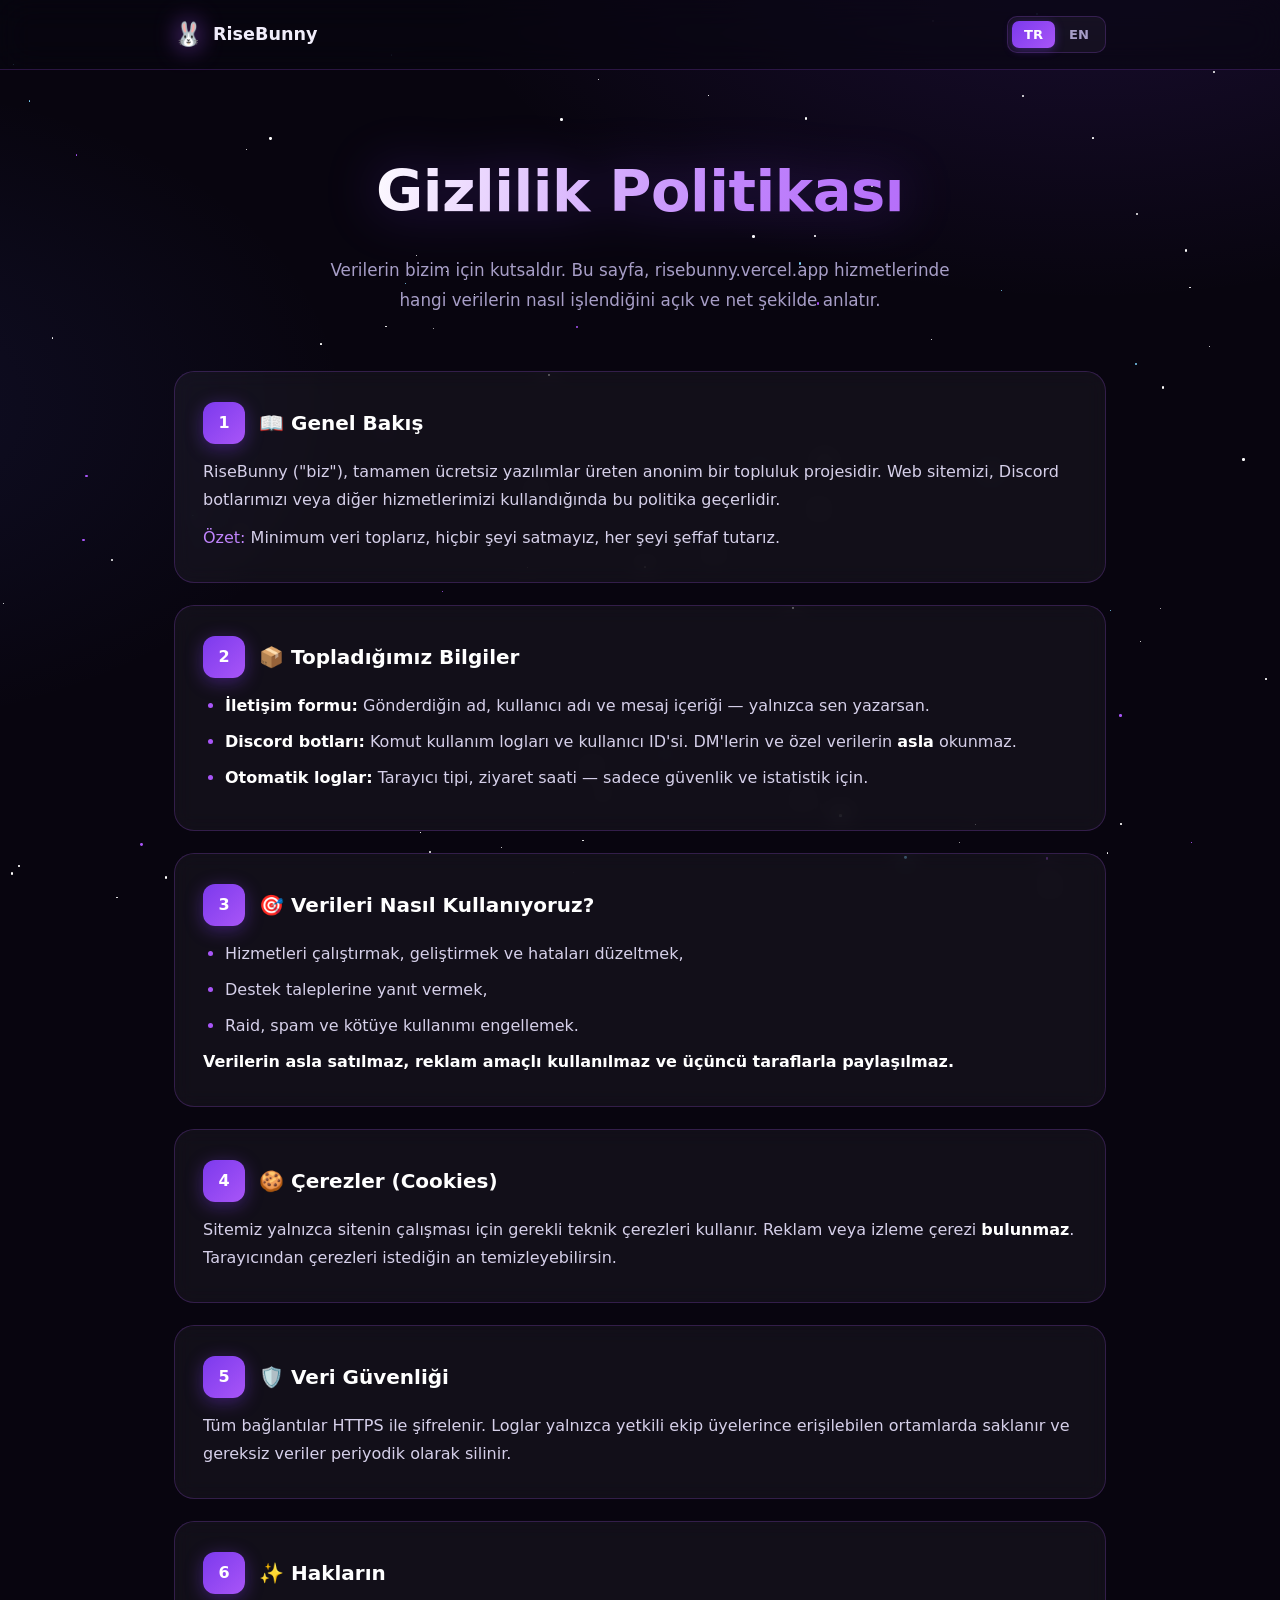
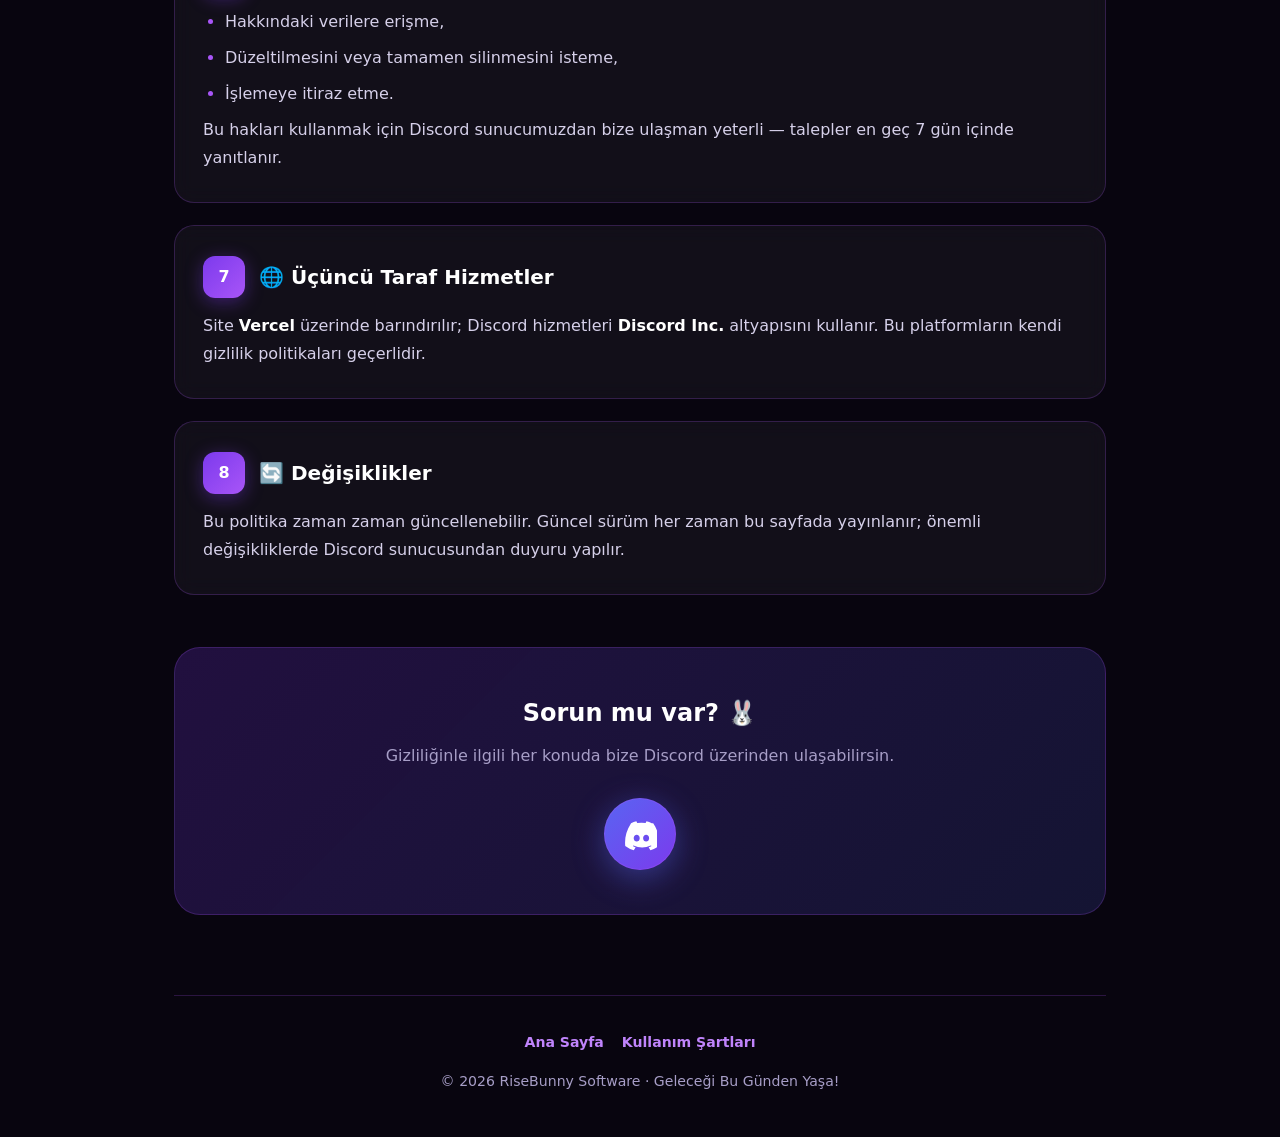
<file: privacy.html>
<!DOCTYPE html>
<html lang="tr">
<head>
<meta charset="UTF-8" />
<meta name="viewport" content="width=device-width, initial-scale=1.0" />
<meta name="theme-color" content="#08050f" />
<title>Gizlilik Politikası · RiseBunny</title>
<style>
:root{
  --bg:#08050f;
  --card:rgba(255,255,255,.045); --card-h:rgba(255,255,255,.075);
  --border:rgba(168,85,247,.22);
  --purple:#7c3aed; --purple-2:#a855f7; --purple-3:#c084fc;
  --discord:#5865F2;
  --text:#f1eefb; --muted:#a79ec7; --r:20px;
}
*{margin:0;padding:0;box-sizing:border-box}
html{scroll-behavior:smooth}
body{font-family:"Segoe UI",system-ui,-apple-system,sans-serif;background:var(--bg);color:var(--text);line-height:1.75;overflow-x:hidden}
.bg{position:fixed;inset:0;z-index:-2;background:
  radial-gradient(1100px 650px at 85% -10%,rgba(124,58,237,.16),transparent 60%),
  radial-gradient(900px 550px at -15% 45%,rgba(88,101,242,.10),transparent 60%),var(--bg)}
#stars{position:fixed;inset:0;z-index:-1;pointer-events:none}
.star{position:absolute;background:#fff;border-radius:50%;animation:tw var(--d) ease-in-out infinite alternate}
@keyframes tw{from{opacity:.12;transform:scale(.7)}to{opacity:.85;transform:scale(1.15)}}

nav{position:sticky;top:0;z-index:100;backdrop-filter:blur(16px);-webkit-backdrop-filter:blur(16px);background:rgba(8,5,15,.6);border-bottom:1px solid var(--border)}
.nav-in{max-width:980px;margin:auto;display:flex;align-items:center;justify-content:space-between;gap:12px;padding:14px 24px}
.logo{display:flex;align-items:center;gap:10px;font-weight:800;font-size:1.1rem;color:var(--text);text-decoration:none}
.logo em{font-style:normal;font-size:1.45rem;filter:drop-shadow(0 0 12px rgba(168,85,247,.8))}
.lang-toggle{display:inline-flex;background:var(--card);border:1px solid var(--border);border-radius:10px;padding:4px;gap:2px}
.lang-toggle button{background:transparent;border:0;color:var(--muted);padding:6px 12px;border-radius:7px;font-weight:700;font-size:.82rem;cursor:pointer;transition:.2s;font-family:inherit}
.lang-toggle button.active{background:linear-gradient(135deg,var(--purple),var(--purple-2));color:#fff;box-shadow:0 2px 10px rgba(124,58,237,.4)}

.wrap{max-width:980px;margin:auto;padding:0 24px}
header.hero{padding:72px 0 30px;text-align:center}
h1{font-size:clamp(2.2rem,6vw,3.6rem);font-weight:900;margin:0 0 14px;letter-spacing:-.5px;
  background:linear-gradient(100deg,#fff 20%,var(--purple-3) 60%,var(--purple-2));
  -webkit-background-clip:text;background-clip:text;color:transparent;
  filter:drop-shadow(0 0 26px rgba(124,58,237,.35))}
.hero p{max-width:640px;margin:0 auto;color:var(--muted);font-size:1.05rem}

main{padding:26px 0 40px;display:grid;gap:22px}
.card{background:var(--card);border:1px solid var(--border);border-radius:var(--r);padding:30px 28px;backdrop-filter:blur(10px);transition:transform .3s,border-color .3s,background .3s;position:relative;overflow:hidden}
.card::before{content:"";position:absolute;inset:0 0 auto 0;height:2px;background:linear-gradient(90deg,transparent,var(--purple-2),transparent);opacity:0;transition:.3s}
.card:hover{transform:translateY(-4px);border-color:rgba(168,85,247,.45);background:var(--card-h)}
.card:hover::before{opacity:1}
.card h2{display:flex;align-items:center;gap:14px;font-size:1.25rem;margin-bottom:14px;color:#fff}
.num{flex:none;display:grid;place-items:center;width:42px;height:42px;border-radius:12px;background:linear-gradient(135deg,var(--purple),var(--purple-2));font-size:1rem;font-weight:800;box-shadow:0 4px 18px rgba(124,58,237,.4)}
.card p{color:#d6d0ea;margin-bottom:10px}
.card p:last-child{margin-bottom:0}
.card ul{margin:6px 0 4px 22px;color:#d6d0ea}
.card li{margin-bottom:8px}
.card li::marker{color:var(--purple-2)}
.card strong{color:#fff}
.hl{color:var(--purple-3)}

.cta{margin:30px 0 10px;text-align:center;padding:44px 26px;border-radius:26px;
  background:linear-gradient(135deg,rgba(124,58,237,.22),rgba(88,101,242,.16));
  border:1px solid var(--border)}
.cta h3{font-size:1.5rem;margin-bottom:8px;color:#fff}
.cta p{color:var(--muted);margin-bottom:28px}
.discord-icon-btn{
  display:inline-grid;place-items:center;width:72px;height:72px;
  border-radius:50%;
  background:linear-gradient(135deg,var(--discord),var(--purple));
  box-shadow:0 8px 32px rgba(88,101,242,.45),0 0 0 1px rgba(168,85,247,.3) inset;
  transition:transform .3s cubic-bezier(.2,.8,.2,1),box-shadow .3s;
  text-decoration:none;
  animation:pulse 2.8s ease-in-out infinite;
}
.discord-icon-btn:hover{
  transform:translateY(-4px) scale(1.08);
  box-shadow:0 14px 40px rgba(88,101,242,.65),0 0 0 1px rgba(168,85,247,.5) inset;
}
.discord-icon-btn svg{width:34px;height:34px;fill:#fff}
@keyframes pulse{
  0%,100%{box-shadow:0 8px 32px rgba(88,101,242,.45),0 0 0 0 rgba(88,101,242,.55)}
  50%{box-shadow:0 8px 32px rgba(88,101,242,.45),0 0 0 14px rgba(88,101,242,0)}
}

footer{border-top:1px solid var(--border);padding:34px 0 44px;margin-top:30px;text-align:center;color:var(--muted);font-size:.88rem}
footer .links{display:flex;gap:18px;justify-content:center;margin-bottom:14px;flex-wrap:wrap}
footer a{color:var(--purple-3);text-decoration:none;font-weight:600}
footer a:hover{color:#fff}

.reveal{opacity:0;transform:translateY(26px);transition:opacity .7s ease,transform .7s ease}
.reveal.on{opacity:1;transform:none}

[data-i18n]{display:none}
html[lang="tr"] [data-i18n="tr"]{display:inline}
html[lang="en"] [data-i18n="en"]{display:inline}

@media(max-width:600px){
  .card{padding:24px 20px}
  header.hero{padding-top:52px}
}
</style>
</head>
<body>
<div class="bg"></div><div id="stars"></div>

<nav><div class="nav-in">
  <a class="logo" href="/"><em>🐰</em> RiseBunny</a>
  <div class="lang-toggle" role="tablist" aria-label="Dil seçimi">
    <button data-lang="tr" class="active" aria-pressed="true">TR</button>
    <button data-lang="en" aria-pressed="false">EN</button>
  </div>
</div></nav>

<div class="wrap">
  <header class="hero">
    <h1>
      <span data-i18n="tr">Gizlilik Politikası</span>
      <span data-i18n="en">Privacy Policy</span>
    </h1>
    <p>
      <span data-i18n="tr">Verilerin bizim için kutsaldır. Bu sayfa, risebunny.vercel.app hizmetlerinde hangi verilerin nasıl işlendiğini açık ve net şekilde anlatır.</span>
      <span data-i18n="en">Your data is sacred to us. This page clearly explains what data is processed and how within risebunny.vercel.app services.</span>
    </p>
  </header>

  <main>
    <section class="card reveal">
      <h2><span class="num">1</span>
        <span data-i18n="tr">📖 Genel Bakış</span>
        <span data-i18n="en">📖 Overview</span>
      </h2>
      <p>
        <span data-i18n="tr">RiseBunny ("biz"), tamamen ücretsiz yazılımlar üreten anonim bir topluluk projesidir. Web sitemizi, Discord botlarımızı veya diğer hizmetlerimizi kullandığında bu politika geçerlidir.</span>
        <span data-i18n="en">RiseBunny ("we", "us") is an anonymous community project producing completely free software. This policy applies when you use our website, Discord bots, or other services.</span>
      </p>
      <p>
        <span class="hl"><span data-i18n="tr">Özet:</span><span data-i18n="en">Summary:</span></span>
        <span data-i18n="tr"> Minimum veri toplarız, hiçbir şeyi satmayız, her şeyi şeffaf tutarız.</span>
        <span data-i18n="en"> We collect minimal data, sell nothing, and keep everything transparent.</span>
      </p>
    </section>

    <section class="card reveal">
      <h2><span class="num">2</span>
        <span data-i18n="tr">📦 Topladığımız Bilgiler</span>
        <span data-i18n="en">📦 Information We Collect</span>
      </h2>
      <ul>
        <li>
          <span data-i18n="tr"><strong>İletişim formu:</strong> Gönderdiğin ad, kullanıcı adı ve mesaj içeriği — yalnızca sen yazarsan.</span>
          <span data-i18n="en"><strong>Contact form:</strong> The name, username, and message content you send — only when you choose to.</span>
        </li>
        <li>
          <span data-i18n="tr"><strong>Discord botları:</strong> Komut kullanım logları ve kullanıcı ID'si. DM'lerin ve özel verilerin <strong>asla</strong> okunmaz.</span>
          <span data-i18n="en"><strong>Discord bots:</strong> Command usage logs and user ID. Your DMs and private data are <strong>never</strong> read.</span>
        </li>
        <li>
          <span data-i18n="tr"><strong>Otomatik loglar:</strong> Tarayıcı tipi, ziyaret saati — sadece güvenlik ve istatistik için.</span>
          <span data-i18n="en"><strong>Automatic logs:</strong> Browser type, visit time — only for security and analytics.</span>
        </li>
      </ul>
    </section>

    <section class="card reveal">
      <h2><span class="num">3</span>
        <span data-i18n="tr">🎯 Verileri Nasıl Kullanıyoruz?</span>
        <span data-i18n="en">🎯 How We Use Your Data</span>
      </h2>
      <ul>
        <li><span data-i18n="tr">Hizmetleri çalıştırmak, geliştirmek ve hataları düzeltmek,</span>
            <span data-i18n="en">To operate, improve, and fix our services,</span></li>
        <li><span data-i18n="tr">Destek taleplerine yanıt vermek,</span>
            <span data-i18n="en">To respond to support requests,</span></li>
        <li><span data-i18n="tr">Raid, spam ve kötüye kullanımı engellemek.</span>
            <span data-i18n="en">To prevent raids, spam, and abuse.</span></li>
      </ul>
      <p>
        <span data-i18n="tr"><strong>Verilerin asla satılmaz, reklam amaçlı kullanılmaz ve üçüncü taraflarla paylaşılmaz.</strong></span>
        <span data-i18n="en"><strong>Your data is never sold, never used for advertising, and never shared with third parties.</strong></span>
      </p>
    </section>

    <section class="card reveal">
      <h2><span class="num">4</span>
        <span data-i18n="tr">🍪 Çerezler (Cookies)</span>
        <span data-i18n="en">🍪 Cookies</span>
      </h2>
      <p>
        <span data-i18n="tr">Sitemiz yalnızca sitenin çalışması için gerekli teknik çerezleri kullanır. Reklam veya izleme çerezi <strong>bulunmaz</strong>. Tarayıcından çerezleri istediğin an temizleyebilirsin.</span>
        <span data-i18n="en">Our site only uses technical cookies required for it to function. There are <strong>no</strong> advertising or tracking cookies. You can clear cookies from your browser at any time.</span>
      </p>
    </section>

    <section class="card reveal">
      <h2><span class="num">5</span>
        <span data-i18n="tr">🛡️ Veri Güvenliği</span>
        <span data-i18n="en">🛡️ Data Security</span>
      </h2>
      <p>
        <span data-i18n="tr">Tüm bağlantılar HTTPS ile şifrelenir. Loglar yalnızca yetkili ekip üyelerince erişilebilen ortamlarda saklanır ve gereksiz veriler periyodik olarak silinir.</span>
        <span data-i18n="en">All connections are encrypted via HTTPS. Logs are stored in environments accessible only to authorized team members, and unnecessary data is periodically deleted.</span>
      </p>
    </section>

    <section class="card reveal">
      <h2><span class="num">6</span>
        <span data-i18n="tr">✨ Hakların</span>
        <span data-i18n="en">✨ Your Rights</span>
      </h2>
      <ul>
        <li><span data-i18n="tr">Hakkındaki verilere erişme,</span><span data-i18n="en">Access your data,</span></li>
        <li><span data-i18n="tr">Düzeltilmesini veya tamamen silinmesini isteme,</span><span data-i18n="en">Request correction or full deletion,</span></li>
        <li><span data-i18n="tr">İşlemeye itiraz etme.</span><span data-i18n="en">Object to processing.</span></li>
      </ul>
      <p>
        <span data-i18n="tr">Bu hakları kullanmak için Discord sunucumuzdan bize ulaşman yeterli — talepler en geç 7 gün içinde yanıtlanır.</span>
        <span data-i18n="en">To exercise these rights, simply contact us on our Discord server — requests are answered within 7 days at most.</span>
      </p>
    </section>

    <section class="card reveal">
      <h2><span class="num">7</span>
        <span data-i18n="tr">🌐 Üçüncü Taraf Hizmetler</span>
        <span data-i18n="en">🌐 Third-Party Services</span>
      </h2>
      <p>
        <span data-i18n="tr">Site <strong>Vercel</strong> üzerinde barındırılır; Discord hizmetleri <strong>Discord Inc.</strong> altyapısını kullanır. Bu platformların kendi gizlilik politikaları geçerlidir.</span>
        <span data-i18n="en">The site is hosted on <strong>Vercel</strong>; Discord services use <strong>Discord Inc.</strong> infrastructure. Each platform's own privacy policy applies.</span>
      </p>
    </section>

    <section class="card reveal">
      <h2><span class="num">8</span>
        <span data-i18n="tr">🔄 Değişiklikler</span>
        <span data-i18n="en">🔄 Changes</span>
      </h2>
      <p>
        <span data-i18n="tr">Bu politika zaman zaman güncellenebilir. Güncel sürüm her zaman bu sayfada yayınlanır; önemli değişikliklerde Discord sunucusundan duyuru yapılır.</span>
        <span data-i18n="en">This policy may be updated from time to time. The current version is always published on this page; significant changes are announced on our Discord server.</span>
      </p>
    </section>

    <section class="cta reveal">
      <h3><span data-i18n="tr">Sorun mu var? 🐰</span><span data-i18n="en">Got a question? 🐰</span></h3>
      <p>
        <span data-i18n="tr">Gizliliğinle ilgili her konuda bize Discord üzerinden ulaşabilirsin.</span>
        <span data-i18n="en">Reach out to us on Discord for anything related to your privacy.</span>
      </p>
      <a class="discord-icon-btn" href="https://share.google/W05uUtsltZUcx9fne" target="_blank" rel="noopener" aria-label="Discord">
        <svg viewBox="0 0 24 24" xmlns="http://www.w3.org/2000/svg" aria-hidden="true">
          <path d="M20.317 4.369A19.791 19.791 0 0 0 16.558 3c-.211.376-.442.867-.604 1.258a18.27 18.27 0 0 0-5.908 0A12.573 12.573 0 0 0 9.44 3a19.791 19.791 0 0 0-3.762 1.369C2.084 9.847 1.074 15.187 1.578 20.456a19.904 19.904 0 0 0 6.034 3.055 14.73 14.73 0 0 0 1.292-2.104 13.024 13.024 0 0 1-2.034-.972c.171-.124.337-.254.497-.387a14.217 14.217 0 0 0 12.266 0c.162.133.328.263.497.387a13.025 13.025 0 0 1-2.036.973c.374.652.798 1.27 1.292 2.104a19.893 19.893 0 0 0 6.034-3.055c.593-6.173-1.05-11.47-4.103-15.987zM9.681 17.328c-1.164 0-2.121-1.066-2.121-2.375 0-1.31.937-2.375 2.121-2.375 1.193 0 2.14 1.075 2.121 2.375 0 1.31-.938 2.375-2.121 2.375zm6.638 0c-1.164 0-2.12-1.066-2.12-2.375 0-1.31.937-2.375 2.12-2.375 1.193 0 2.14 1.075 2.121 2.375 0 1.31-.937 2.375-2.12 2.375z"/>
        </svg>
      </a>
    </section>
  </main>

  <footer>
    <div class="links">
      <a href="/"><span data-i18n="tr">Ana Sayfa</span><span data-i18n="en">Home</span></a>
      <a href="/terms"><span data-i18n="tr">Kullanım Şartları</span><span data-i18n="en">Terms</span></a>
    </div>
    © 2026 RiseBunny Software · 
    <span data-i18n="tr">Geleceği Bu Günden Yaşa!</span>
    <span data-i18n="en">Live the Future Today!</span>
  </footer>
</div>

<script>
const s=document.getElementById('stars');
for(let i=0;i<90;i++){
  const d=document.createElement('div');d.className='star';
  const z=Math.random()*2.4+.6;
  d.style.width=d.style.height=z+'px';
  d.style.left=Math.random()*100+'%';
  d.style.top=Math.random()*100+'%';
  d.style.setProperty('--d',(Math.random()*3+1.5)+'s');
  const r=Math.random();
  if(r>.85)d.style.background='#a855f7';else if(r>.7)d.style.background='#7dd3fc';
  s.appendChild(d);
}
const io=new IntersectionObserver(es=>es.forEach(e=>{if(e.isIntersecting){e.target.classList.add('on');io.unobserve(e.target)}}),{threshold:.12});
document.querySelectorAll('.reveal').forEach(el=>io.observe(el));

const titles={tr:"Gizlilik Politikası · RiseBunny",en:"Privacy Policy · RiseBunny"};
function setLang(lang){
  document.documentElement.lang=lang;
  document.title=titles[lang];
  document.querySelectorAll('.lang-toggle button').forEach(b=>{
    const active=b.dataset.lang===lang;
    b.classList.toggle('active',active);
    b.setAttribute('aria-pressed',active);
  });
  try{localStorage.setItem('rb_lang',lang)}catch(e){}
}
document.querySelectorAll('.lang-toggle button').forEach(b=>{
  b.addEventListener('click',()=>setLang(b.dataset.lang));
});
const params=new URLSearchParams(location.search);
const saved=typeof localStorage!=='undefined'&&localStorage.getItem('rb_lang');
setLang(params.get('lang')||(saved||'tr'));
</script>
</body>
</html>
</file>
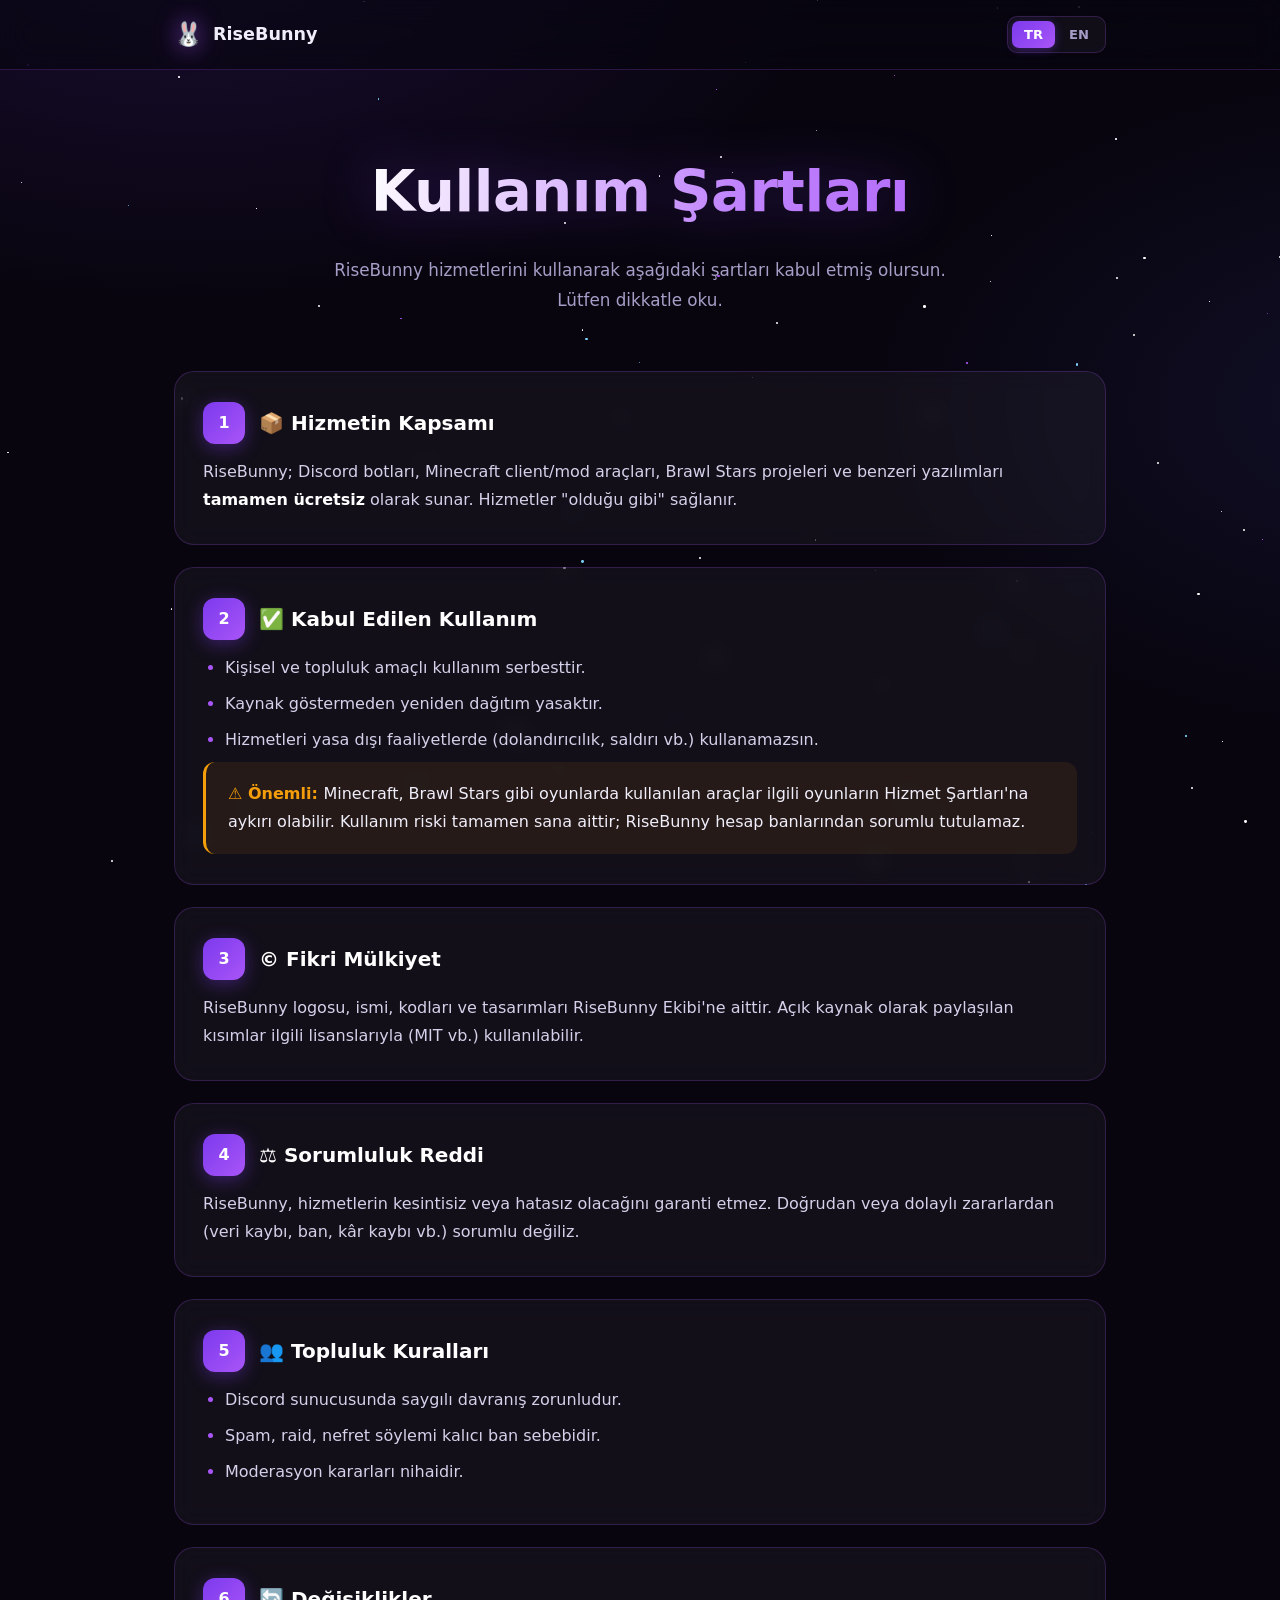
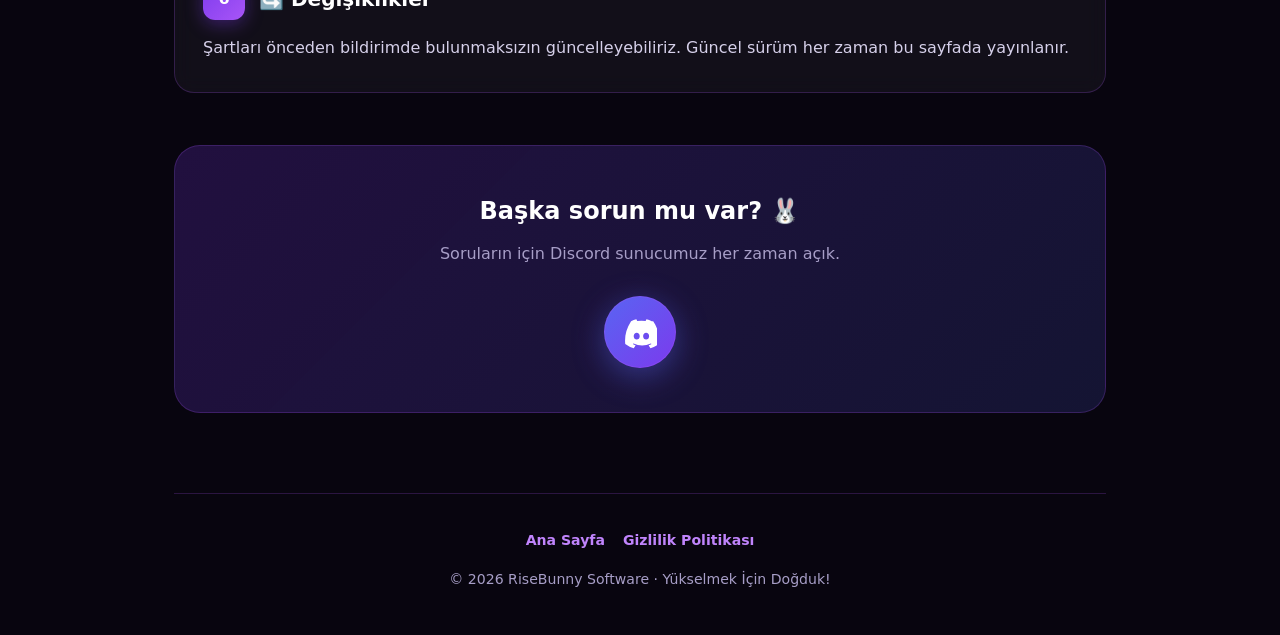
<file: terms.html>
<!DOCTYPE html>
<html lang="tr">
<head>
<meta charset="UTF-8" />
<meta name="viewport" content="width=device-width, initial-scale=1.0" />
<meta name="theme-color" content="#08050f" />
<title>Kullanım Şartları · RiseBunny</title>
<style>
:root{
  --bg:#08050f;
  --card:rgba(255,255,255,.045); --card-h:rgba(255,255,255,.075);
  --border:rgba(168,85,247,.22);
  --purple:#7c3aed; --purple-2:#a855f7; --purple-3:#c084fc;
  --discord:#5865F2;
  --warn:#f59e0b; --warn-bg:rgba(245,158,11,.08);
  --text:#f1eefb; --muted:#a79ec7; --r:20px;
}
*{margin:0;padding:0;box-sizing:border-box}
html{scroll-behavior:smooth}
body{font-family:"Segoe UI",system-ui,-apple-system,sans-serif;background:var(--bg);color:var(--text);line-height:1.75;overflow-x:hidden}
.bg{position:fixed;inset:0;z-index:-2;background:
  radial-gradient(1100px 650px at 15% -10%,rgba(124,58,237,.16),transparent 60%),
  radial-gradient(900px 550px at 110% 45%,rgba(88,101,242,.10),transparent 60%),var(--bg)}
#stars{position:fixed;inset:0;z-index:-1;pointer-events:none}
.star{position:absolute;background:#fff;border-radius:50%;animation:tw var(--d) ease-in-out infinite alternate}
@keyframes tw{from{opacity:.12;transform:scale(.7)}to{opacity:.85;transform:scale(1.15)}}

nav{position:sticky;top:0;z-index:100;backdrop-filter:blur(16px);-webkit-backdrop-filter:blur(16px);background:rgba(8,5,15,.6);border-bottom:1px solid var(--border)}
.nav-in{max-width:980px;margin:auto;display:flex;align-items:center;justify-content:space-between;gap:12px;padding:14px 24px}
.logo{display:flex;align-items:center;gap:10px;font-weight:800;font-size:1.1rem;color:var(--text);text-decoration:none}
.logo em{font-style:normal;font-size:1.45rem;filter:drop-shadow(0 0 12px rgba(168,85,247,.8))}
.lang-toggle{display:inline-flex;background:var(--card);border:1px solid var(--border);border-radius:10px;padding:4px;gap:2px}
.lang-toggle button{background:transparent;border:0;color:var(--muted);padding:6px 12px;border-radius:7px;font-weight:700;font-size:.82rem;cursor:pointer;transition:.2s;font-family:inherit}
.lang-toggle button.active{background:linear-gradient(135deg,var(--purple),var(--purple-2));color:#fff;box-shadow:0 2px 10px rgba(124,58,237,.4)}

.wrap{max-width:980px;margin:auto;padding:0 24px}
header.hero{padding:72px 0 30px;text-align:center}
h1{font-size:clamp(2.2rem,6vw,3.6rem);font-weight:900;margin:0 0 14px;letter-spacing:-.5px;
  background:linear-gradient(100deg,#fff 20%,var(--purple-3) 60%,var(--purple-2));
  -webkit-background-clip:text;background-clip:text;color:transparent;
  filter:drop-shadow(0 0 26px rgba(124,58,237,.35))}
.hero p{max-width:640px;margin:0 auto;color:var(--muted);font-size:1.05rem}

main{padding:26px 0 40px;display:grid;gap:22px}
.card{background:var(--card);border:1px solid var(--border);border-radius:var(--r);padding:30px 28px;backdrop-filter:blur(10px);transition:transform .3s,border-color .3s,background .3s;position:relative;overflow:hidden}
.card::before{content:"";position:absolute;inset:0 0 auto 0;height:2px;background:linear-gradient(90deg,transparent,var(--purple-2),transparent);opacity:0;transition:.3s}
.card:hover{transform:translateY(-4px);border-color:rgba(168,85,247,.45);background:var(--card-h)}
.card:hover::before{opacity:1}
.card h2{display:flex;align-items:center;gap:14px;font-size:1.25rem;margin-bottom:14px;color:#fff}
.num{flex:none;display:grid;place-items:center;width:42px;height:42px;border-radius:12px;background:linear-gradient(135deg,var(--purple),var(--purple-2));font-size:1rem;font-weight:800;box-shadow:0 4px 18px rgba(124,58,237,.4)}
.card p{color:#d6d0ea;margin-bottom:10px}
.card p:last-child{margin-bottom:0}
.card ul{margin:6px 0 4px 22px;color:#d6d0ea}
.card li{margin-bottom:8px}
.card li::marker{color:var(--purple-2)}
.card strong{color:#fff}
.warn{border-left:3px solid var(--warn);background:var(--warn-bg);padding:18px 22px;border-radius:12px;margin-top:8px}
.warn strong{color:var(--warn)}

.cta{margin:30px 0 10px;text-align:center;padding:44px 26px;border-radius:26px;
  background:linear-gradient(135deg,rgba(124,58,237,.22),rgba(88,101,242,.16));
  border:1px solid var(--border)}
.cta h3{font-size:1.5rem;margin-bottom:8px;color:#fff}
.cta p{color:var(--muted);margin-bottom:28px}
.discord-icon-btn{
  display:inline-grid;place-items:center;width:72px;height:72px;
  border-radius:50%;
  background:linear-gradient(135deg,var(--discord),var(--purple));
  box-shadow:0 8px 32px rgba(88,101,242,.45),0 0 0 1px rgba(168,85,247,.3) inset;
  transition:transform .3s cubic-bezier(.2,.8,.2,1),box-shadow .3s;
  text-decoration:none;
  animation:pulse 2.8s ease-in-out infinite;
}
.discord-icon-btn:hover{
  transform:translateY(-4px) scale(1.08);
  box-shadow:0 14px 40px rgba(88,101,242,.65),0 0 0 1px rgba(168,85,247,.5) inset;
}
.discord-icon-btn svg{width:34px;height:34px;fill:#fff}
@keyframes pulse{
  0%,100%{box-shadow:0 8px 32px rgba(88,101,242,.45),0 0 0 0 rgba(88,101,242,.55)}
  50%{box-shadow:0 8px 32px rgba(88,101,242,.45),0 0 0 14px rgba(88,101,242,0)}
}

footer{border-top:1px solid var(--border);padding:34px 0 44px;margin-top:30px;text-align:center;color:var(--muted);font-size:.88rem}
footer .links{display:flex;gap:18px;justify-content:center;margin-bottom:14px;flex-wrap:wrap}
footer a{color:var(--purple-3);text-decoration:none;font-weight:600}
footer a:hover{color:#fff}

.reveal{opacity:0;transform:translateY(26px);transition:opacity .7s ease,transform .7s ease}
.reveal.on{opacity:1;transform:none}

[data-i18n]{display:none}
html[lang="tr"] [data-i18n="tr"]{display:inline}
html[lang="en"] [data-i18n="en"]{display:inline}

@media(max-width:600px){
  .card{padding:24px 20px}
  header.hero{padding-top:52px}
}
</style>
</head>
<body>
<div class="bg"></div><div id="stars"></div>

<nav><div class="nav-in">
  <a class="logo" href="/"><em>🐰</em> RiseBunny</a>
  <div class="lang-toggle" role="tablist" aria-label="Dil seçimi">
    <button data-lang="tr" class="active" aria-pressed="true">TR</button>
    <button data-lang="en" aria-pressed="false">EN</button>
  </div>
</div></nav>

<div class="wrap">
  <header class="hero">
    <h1>
      <span data-i18n="tr">Kullanım Şartları</span>
      <span data-i18n="en">Terms of Service</span>
    </h1>
    <p>
      <span data-i18n="tr">RiseBunny hizmetlerini kullanarak aşağıdaki şartları kabul etmiş olursun. Lütfen dikkatle oku.</span>
      <span data-i18n="en">By using RiseBunny services, you agree to the terms below. Please read carefully.</span>
    </p>
  </header>

  <main>
    <section class="card reveal">
      <h2><span class="num">1</span>
        <span data-i18n="tr">📦 Hizmetin Kapsamı</span>
        <span data-i18n="en">📦 Scope of Services</span>
      </h2>
      <p>
        <span data-i18n="tr">RiseBunny; Discord botları, Minecraft client/mod araçları, Brawl Stars projeleri ve benzeri yazılımları <strong>tamamen ücretsiz</strong> olarak sunar. Hizmetler "olduğu gibi" sağlanır.</span>
        <span data-i18n="en">RiseBunny provides Discord bots, Minecraft client/mod tools, Brawl Stars projects, and similar software <strong>completely free of charge</strong>. Services are provided "as is".</span>
      </p>
    </section>

    <section class="card reveal">
      <h2><span class="num">2</span>
        <span data-i18n="tr">✅ Kabul Edilen Kullanım</span>
        <span data-i18n="en">✅ Acceptable Use</span>
      </h2>
      <ul>
        <li><span data-i18n="tr">Kişisel ve topluluk amaçlı kullanım serbesttir.</span>
            <span data-i18n="en">Personal and community use is allowed.</span></li>
        <li><span data-i18n="tr">Kaynak göstermeden yeniden dağıtım yasaktır.</span>
            <span data-i18n="en">Redistribution without attribution is prohibited.</span></li>
        <li><span data-i18n="tr">Hizmetleri yasa dışı faaliyetlerde (dolandırıcılık, saldırı vb.) kullanamazsın.</span>
            <span data-i18n="en">You may not use the services for illegal activities (fraud, attacks, etc.).</span></li>
      </ul>
      <div class="warn">
        <strong>⚠️ 
          <span data-i18n="tr">Önemli:</span>
          <span data-i18n="en">Important:</span>
        </strong>
        <span data-i18n="tr"> Minecraft, Brawl Stars gibi oyunlarda kullanılan araçlar ilgili oyunların Hizmet Şartları'na aykırı olabilir. Kullanım riski tamamen sana aittir; RiseBunny hesap banlarından sorumlu tutulamaz.</span>
        <span data-i18n="en"> Tools used in games like Minecraft or Brawl Stars may violate those games' Terms of Service. Use is entirely at your own risk; RiseBunny cannot be held responsible for account bans.</span>
      </div>
    </section>

    <section class="card reveal">
      <h2><span class="num">3</span>
        <span data-i18n="tr">©️ Fikri Mülkiyet</span>
        <span data-i18n="en">©️ Intellectual Property</span>
      </h2>
      <p>
        <span data-i18n="tr">RiseBunny logosu, ismi, kodları ve tasarımları RiseBunny Ekibi'ne aittir. Açık kaynak olarak paylaşılan kısımlar ilgili lisanslarıyla (MIT vb.) kullanılabilir.</span>
        <span data-i18n="en">The RiseBunny logo, name, code, and designs belong to the RiseBunny Team. Parts shared as open source may be used under their respective licenses (MIT, etc.).</span>
      </p>
    </section>

    <section class="card reveal">
      <h2><span class="num">4</span>
        <span data-i18n="tr">⚖️ Sorumluluk Reddi</span>
        <span data-i18n="en">⚖️ Disclaimer of Liability</span>
      </h2>
      <p>
        <span data-i18n="tr">RiseBunny, hizmetlerin kesintisiz veya hatasız olacağını garanti etmez. Doğrudan veya dolaylı zararlardan (veri kaybı, ban, kâr kaybı vb.) sorumlu değiliz.</span>
        <span data-i18n="en">RiseBunny does not guarantee that services will be uninterrupted or error-free. We are not liable for direct or indirect damages (data loss, bans, lost profits, etc.).</span>
      </p>
    </section>

    <section class="card reveal">
      <h2><span class="num">5</span>
        <span data-i18n="tr">👥 Topluluk Kuralları</span>
        <span data-i18n="en">👥 Community Rules</span>
      </h2>
      <ul>
        <li><span data-i18n="tr">Discord sunucusunda saygılı davranış zorunludur.</span>
            <span data-i18n="en">Respectful behavior is required in our Discord server.</span></li>
        <li><span data-i18n="tr">Spam, raid, nefret söylemi kalıcı ban sebebidir.</span>
            <span data-i18n="en">Spam, raids, and hate speech result in permanent bans.</span></li>
        <li><span data-i18n="tr">Moderasyon kararları nihaidir.</span>
            <span data-i18n="en">Moderation decisions are final.</span></li>
      </ul>
    </section>

    <section class="card reveal">
      <h2><span class="num">6</span>
        <span data-i18n="tr">🔄 Değişiklikler</span>
        <span data-i18n="en">🔄 Changes</span>
      </h2>
      <p>
        <span data-i18n="tr">Şartları önceden bildirimde bulunmaksızın güncelleyebiliriz. Güncel sürüm her zaman bu sayfada yayınlanır.</span>
        <span data-i18n="en">We may update these terms without prior notice. The current version is always published on this page.</span>
      </p>
    </section>

    

    <section class="cta reveal">
      <h3>
        <span data-i18n="tr">Başka sorun mu var? 🐰</span>
        <span data-i18n="en">Need anything else? 🐰</span>
      </h3>
      <p>
        <span data-i18n="tr">Soruların için Discord sunucumuz her zaman açık.</span>
        <span data-i18n="en">Our Discord server is always open for your questions.</span>
      </p>
      <a class="discord-icon-btn" href="https://share.google/W05uUtsltZUcx9fne" target="_blank" rel="noopener" aria-label="Discord">
        <svg viewBox="0 0 24 24" xmlns="http://www.w3.org/2000/svg" aria-hidden="true">
          <path d="M20.317 4.369A19.791 19.791 0 0 0 16.558 3c-.211.376-.442.867-.604 1.258a18.27 18.27 0 0 0-5.908 0A12.573 12.573 0 0 0 9.44 3a19.791 19.791 0 0 0-3.762 1.369C2.084 9.847 1.074 15.187 1.578 20.456a19.904 19.904 0 0 0 6.034 3.055 14.73 14.73 0 0 0 1.292-2.104 13.024 13.024 0 0 1-2.034-.972c.171-.124.337-.254.497-.387a14.217 14.217 0 0 0 12.266 0c.162.133.328.263.497.387a13.025 13.025 0 0 1-2.036.973c.374.652.798 1.27 1.292 2.104a19.893 19.893 0 0 0 6.034-3.055c.593-6.173-1.05-11.47-4.103-15.987zM9.681 17.328c-1.164 0-2.121-1.066-2.121-2.375 0-1.31.937-2.375 2.121-2.375 1.193 0 2.14 1.075 2.121 2.375 0 1.31-.938 2.375-2.121 2.375zm6.638 0c-1.164 0-2.12-1.066-2.12-2.375 0-1.31.937-2.375 2.12-2.375 1.193 0 2.14 1.075 2.121 2.375 0 1.31-.937 2.375-2.12 2.375z"/>
        </svg>
      </a>
    </section>
  </main>

  <footer>
    <div class="links">
      <a href="/"><span data-i18n="tr">Ana Sayfa</span><span data-i18n="en">Home</span></a>
      <a href="/privacy"><span data-i18n="tr">Gizlilik Politikası</span><span data-i18n="en">Privacy</span></a>
    </div>
    © 2026 RiseBunny Software · 
    <span data-i18n="tr">Yükselmek İçin Doğduk!</span>
    <span data-i18n="en">Born to Rise!</span>
  </footer>
</div>

<script>
const s=document.getElementById('stars');
for(let i=0;i<90;i++){
  const d=document.createElement('div');d.className='star';
  const z=Math.random()*2.4+.6;
  d.style.width=d.style.height=z+'px';
  d.style.left=Math.random()*100+'%';
  d.style.top=Math.random()*100+'%';
  d.style.setProperty('--d',(Math.random()*3+1.5)+'s');
  const r=Math.random();
  if(r>.85)d.style.background='#a855f7';else if(r>.7)d.style.background='#7dd3fc';
  s.appendChild(d);
}
const io=new IntersectionObserver(es=>es.forEach(e=>{if(e.isIntersecting){e.target.classList.add('on');io.unobserve(e.target)}}),{threshold:.12});
document.querySelectorAll('.reveal').forEach(el=>io.observe(el));

const titles={tr:"Kullanım Şartları · RiseBunny",en:"Terms of Service · RiseBunny"};
function setLang(lang){
  document.documentElement.lang=lang;
  document.title=titles[lang];
  document.querySelectorAll('.lang-toggle button').forEach(b=>{
    const active=b.dataset.lang===lang;
    b.classList.toggle('active',active);
    b.setAttribute('aria-pressed',active);
  });
  try{localStorage.setItem('rb_lang',lang)}catch(e){}
}
document.querySelectorAll('.lang-toggle button').forEach(b=>{
  b.addEventListener('click',()=>setLang(b.dataset.lang));
});
const params=new URLSearchParams(location.search);
const saved=typeof localStorage!=='undefined'&&localStorage.getItem('rb_lang');
setLang(params.get('lang')||(saved||'tr'));
</script>
</body>
</html>
</file>
